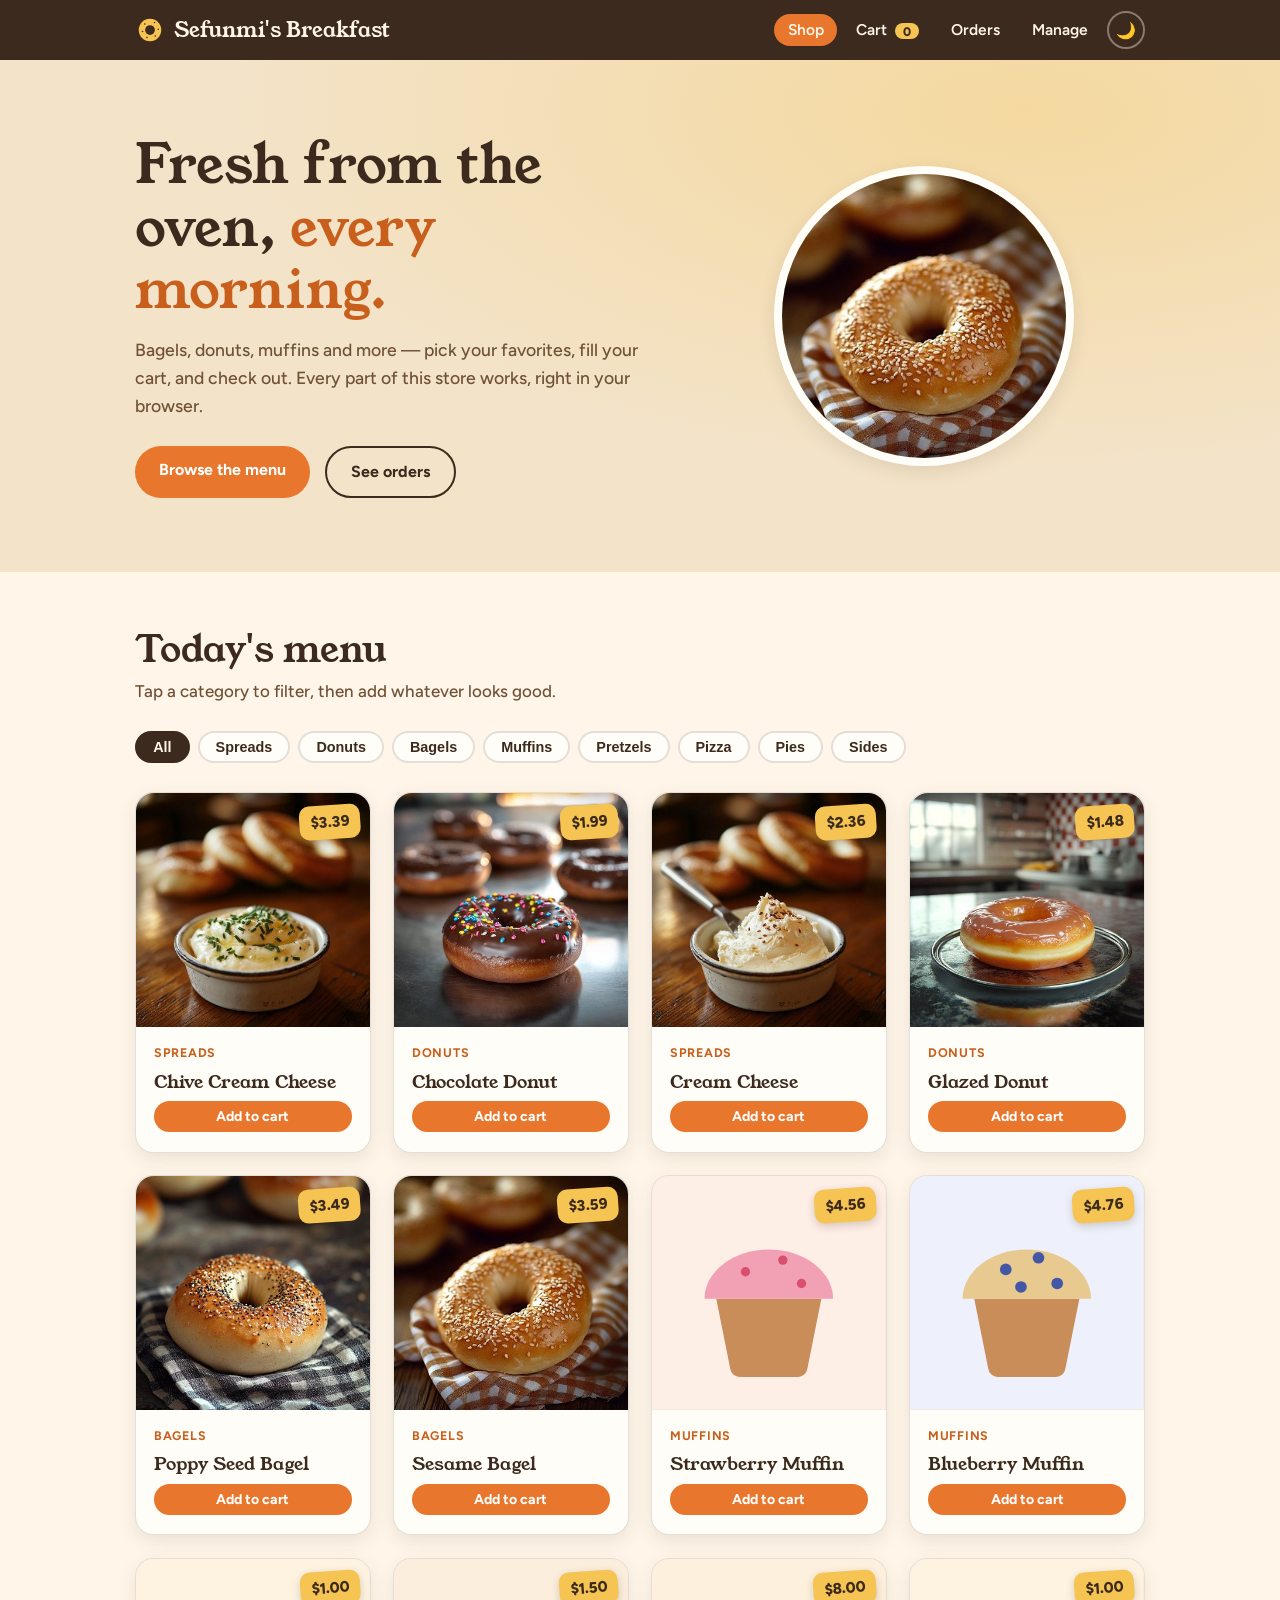
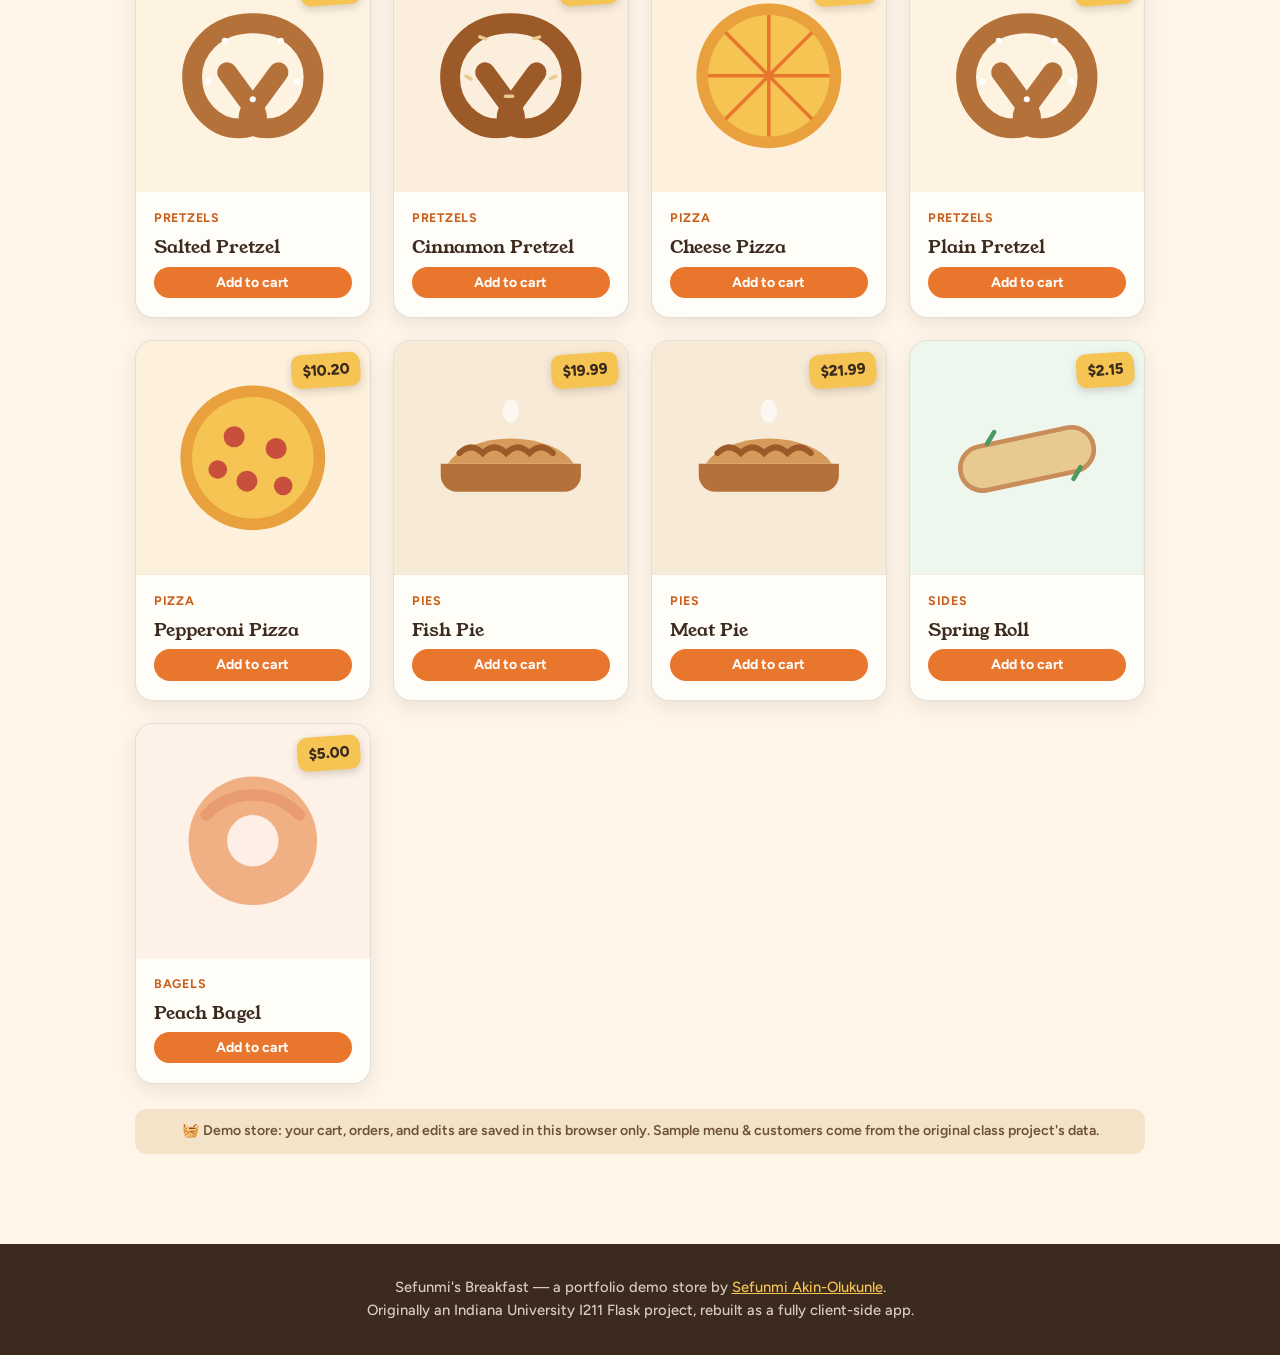
<file: index.html>
<!DOCTYPE html>
<html lang="en" data-theme="day">
<head>
  <meta charset="UTF-8">
  <meta name="viewport" content="width=device-width, initial-scale=1.0">
  <title>Sefunmi's Breakfast — Shop</title>
  <meta name="description" content="Sefunmi's Breakfast — a demo bakery storefront with a working cart, checkout, order history, and inventory management. Built with vanilla JavaScript.">
  <link rel="preconnect" href="https://fonts.googleapis.com">
  <link rel="preconnect" href="https://fonts.gstatic.com" crossorigin>
  <link href="https://fonts.googleapis.com/css2?family=Young+Serif&family=Figtree:wght@400;600;700;800&display=swap" rel="stylesheet">
  <link rel="manifest" href="manifest.json">
  <meta name="theme-color" content="#3b2a1d">
  <link rel="icon" href="images/icon-192.png" type="image/png">
  <link rel="apple-touch-icon" href="images/apple-touch-icon.png">
  <meta name="apple-mobile-web-app-capable" content="yes">
  <meta name="apple-mobile-web-app-title" content="Sefunmi's Breakfast">
  <link rel="stylesheet" href="css/style.css">
</head>
<body>
  <header class="site-header">
    <div class="wrap bar">
      <a class="brand" href="index.html"><svg viewBox="0 0 40 40" aria-hidden="true"><circle cx="20" cy="20" r="15" fill="#f6c453"/><circle cx="20" cy="20" r="6.5" fill="#3b2a1d"/><g fill="#3b2a1d"><circle cx="13" cy="12" r="1.1"/><circle cx="26" cy="10" r="1.1"/><circle cx="31" cy="19" r="1.1"/><circle cx="10" cy="22" r="1.1"/><circle cx="27" cy="28" r="1.1"/><circle cx="16" cy="30" r="1.1"/></g></svg> Sefunmi's Breakfast</a>
      <button class="nav-toggle" id="nav-toggle" aria-expanded="false" aria-controls="site-nav">Menu</button>
      <nav class="site-nav" id="site-nav" aria-label="Main">
        <ul>
          <li><a href="index.html" aria-current="page">Shop</a></li>
          <li><a href="cart.html">Cart <span class="cart-badge" id="cart-badge">0</span></a></li>
          <li><a href="orders.html">Orders</a></li>
          <li><a href="manage.html">Manage</a></li>
          <li><button class="theme-btn" id="theme-btn" type="button" aria-label="Switch theme">🌙</button></li>
        </ul>
      </nav>
    </div>
  </header>

  <section class="hero">
    <div class="wrap">
      <div class="rise">
        <h1>Fresh from the oven, <em>every morning.</em></h1>
        <p>Bagels, donuts, muffins and more — pick your favorites, fill your cart, and check out. Every part of this store works, right in your browser.</p>
        <div class="cta-row">
          <a class="btn btn-primary" href="#menu">Browse the menu</a>
          <a class="btn btn-ghost" href="orders.html">See orders</a>
        </div>
      </div>
      <div class="hero-plate">
        <div class="steam" aria-hidden="true"><span></span><span></span><span></span></div>
        <img src="images/sesame-bagel.jpg" alt="A fresh sesame bagel">
      </div>
    </div>
  </section>

  <section class="section" id="menu">
    <div class="wrap">
      <h2>Today's menu</h2>
      <p class="sub">Tap a category to filter, then add whatever looks good.</p>
      <div class="chip-row" id="chip-row"></div>
      <div class="product-grid" id="product-grid"></div>
      <p class="demo-note">🧺 Demo store: your cart, orders, and edits are saved in this browser only. Sample menu &amp; customers come from the original class project's data.</p>
    </div>
  </section>


  <footer class="site-footer">
    <p>Sefunmi's Breakfast — a portfolio demo store by <a href="https://dsakinolu.github.io/portfolio/" rel="noopener">Sefunmi Akin-Olukunle</a>.</p>
    <p>Originally an Indiana University I211 Flask project, rebuilt as a fully client-side app.</p>
  </footer>

  <script src="js/data.js"></script>
  <script src="js/app.js"></script>
  <script src="js/shop.js"></script>
  <script>
    if ("serviceWorker" in navigator) window.addEventListener("load", () => navigator.serviceWorker.register("./sw.js"));
  </script>
</body>
</html>
</file>
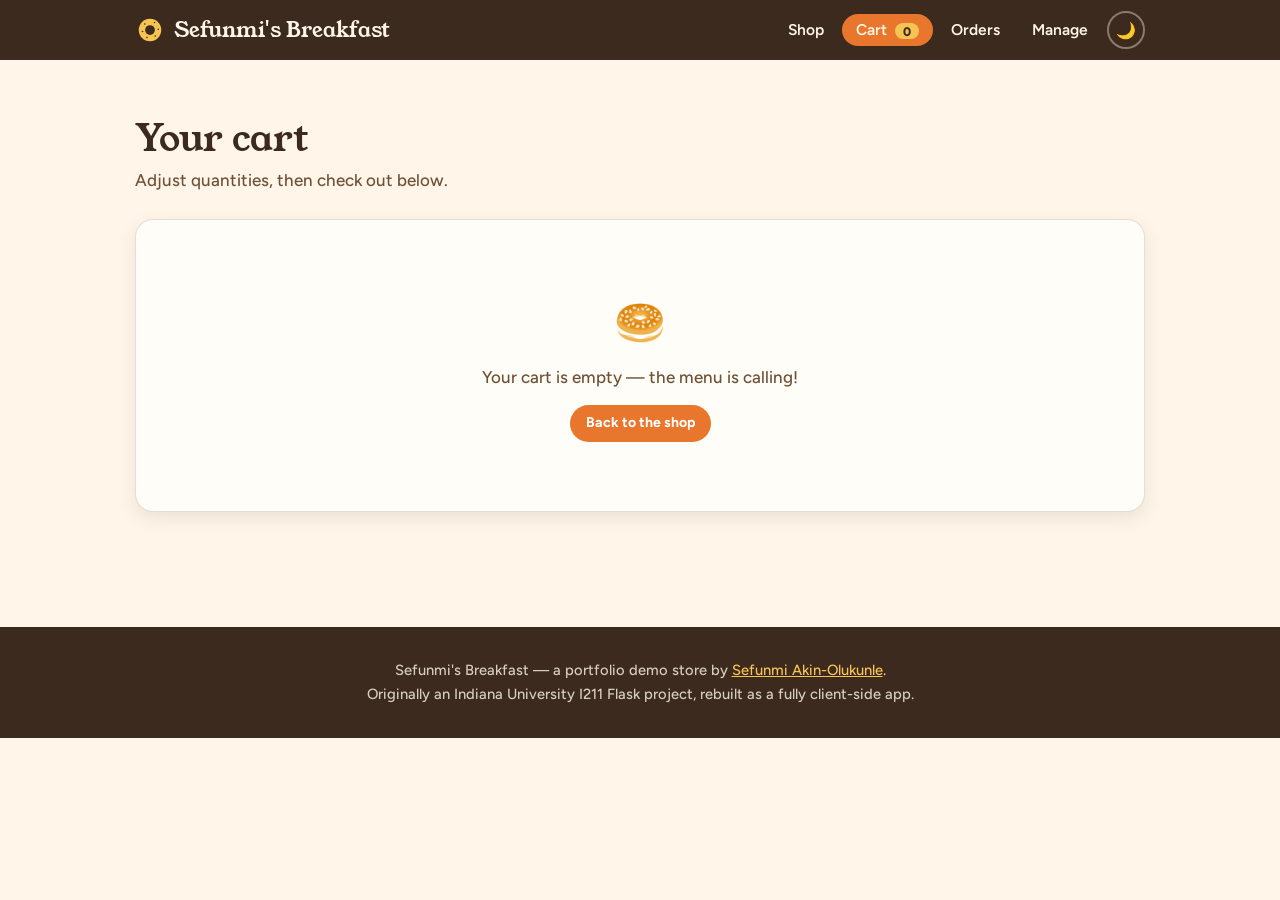
<file: cart.html>
<!DOCTYPE html>
<html lang="en" data-theme="day">
<head>
  <meta charset="UTF-8">
  <meta name="viewport" content="width=device-width, initial-scale=1.0">
  <title>Sefunmi's Breakfast — Cart</title>
  <meta name="description" content="Sefunmi's Breakfast — a demo bakery storefront with a working cart, checkout, order history, and inventory management. Built with vanilla JavaScript.">
  <link rel="preconnect" href="https://fonts.googleapis.com">
  <link rel="preconnect" href="https://fonts.gstatic.com" crossorigin>
  <link href="https://fonts.googleapis.com/css2?family=Young+Serif&family=Figtree:wght@400;600;700;800&display=swap" rel="stylesheet">
  <link rel="manifest" href="manifest.json">
  <meta name="theme-color" content="#3b2a1d">
  <link rel="icon" href="images/icon-192.png" type="image/png">
  <link rel="apple-touch-icon" href="images/apple-touch-icon.png">
  <meta name="apple-mobile-web-app-capable" content="yes">
  <meta name="apple-mobile-web-app-title" content="Sefunmi's Breakfast">
  <link rel="stylesheet" href="css/style.css">
</head>
<body>
  <header class="site-header">
    <div class="wrap bar">
      <a class="brand" href="index.html"><svg viewBox="0 0 40 40" aria-hidden="true"><circle cx="20" cy="20" r="15" fill="#f6c453"/><circle cx="20" cy="20" r="6.5" fill="#3b2a1d"/><g fill="#3b2a1d"><circle cx="13" cy="12" r="1.1"/><circle cx="26" cy="10" r="1.1"/><circle cx="31" cy="19" r="1.1"/><circle cx="10" cy="22" r="1.1"/><circle cx="27" cy="28" r="1.1"/><circle cx="16" cy="30" r="1.1"/></g></svg> Sefunmi's Breakfast</a>
      <button class="nav-toggle" id="nav-toggle" aria-expanded="false" aria-controls="site-nav">Menu</button>
      <nav class="site-nav" id="site-nav" aria-label="Main">
        <ul>
          <li><a href="index.html">Shop</a></li>
          <li><a href="cart.html" aria-current="page">Cart <span class="cart-badge" id="cart-badge">0</span></a></li>
          <li><a href="orders.html">Orders</a></li>
          <li><a href="manage.html">Manage</a></li>
          <li><button class="theme-btn" id="theme-btn" type="button" aria-label="Switch theme">🌙</button></li>
        </ul>
      </nav>
    </div>
  </header>

  <section class="section">
    <div class="wrap">
      <h2>Your cart</h2>
      <p class="sub">Adjust quantities, then check out below.</p>
      <div class="panel">
        <div class="table-wrap" id="cart-table"></div>
      </div>
      <div class="panel" id="checkout-panel">
        <h3 style="margin-bottom:0.8rem">Checkout</h3>
        <div class="form-grid">
          <label class="field">Customer
            <select id="co-customer"></select>
          </label>
          <label class="field" id="co-name-field" hidden>New customer name
            <input type="text" id="co-name" placeholder="Full name">
          </label>
          <label class="field" id="co-email-field" hidden>Email
            <input type="email" id="co-email" placeholder="name@email.com">
          </label>
          <label class="field" id="co-phone-field" hidden>Phone
            <input type="tel" id="co-phone" placeholder="555-000-0000">
          </label>
        </div>
        <div class="form-actions">
          <button class="btn btn-primary" id="co-place" type="button">Place order</button>
          <button class="btn btn-danger small" id="cart-clear" type="button">Empty cart</button>
        </div>
      </div>
    </div>
  </section>


  <footer class="site-footer">
    <p>Sefunmi's Breakfast — a portfolio demo store by <a href="https://dsakinolu.github.io/portfolio/" rel="noopener">Sefunmi Akin-Olukunle</a>.</p>
    <p>Originally an Indiana University I211 Flask project, rebuilt as a fully client-side app.</p>
  </footer>

  <script src="js/data.js"></script>
  <script src="js/app.js"></script>
  <script src="js/cart.js"></script>
  <script>
    if ("serviceWorker" in navigator) window.addEventListener("load", () => navigator.serviceWorker.register("./sw.js"));
  </script>
</body>
</html>
</file>
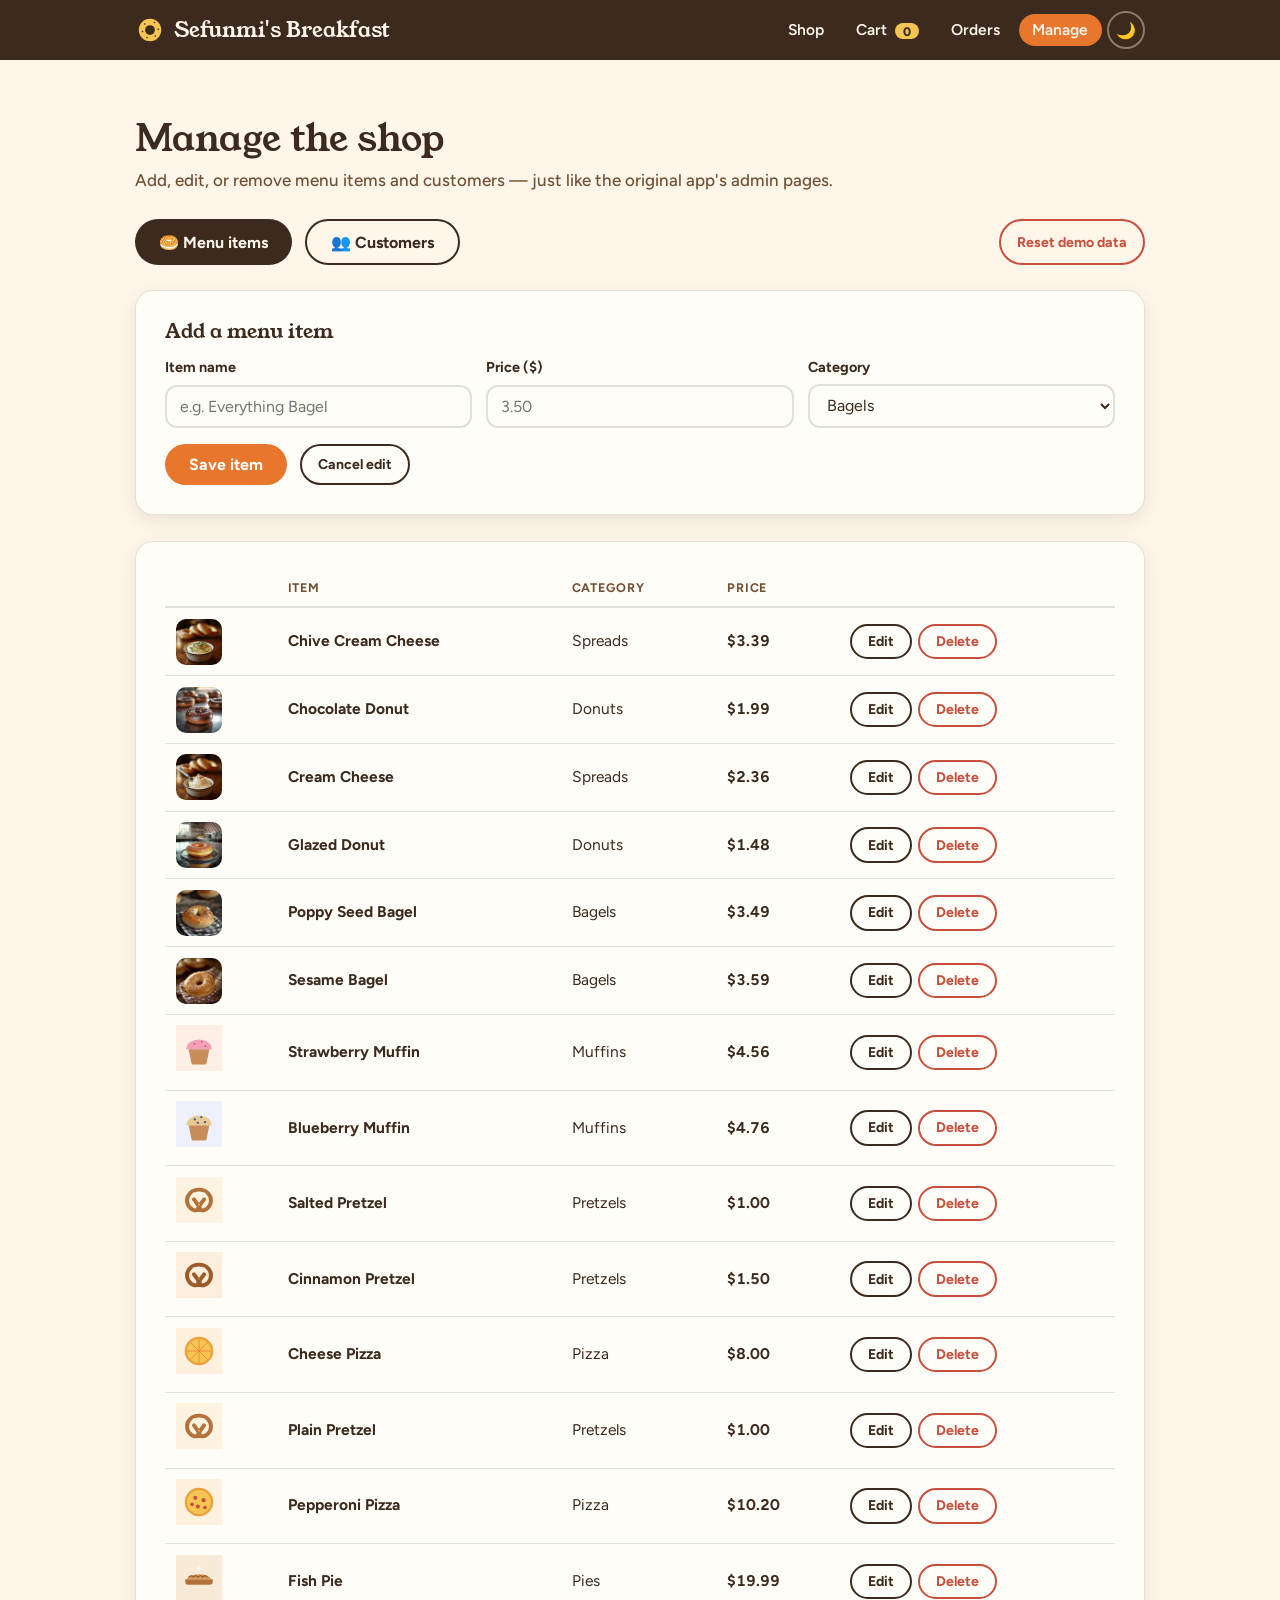
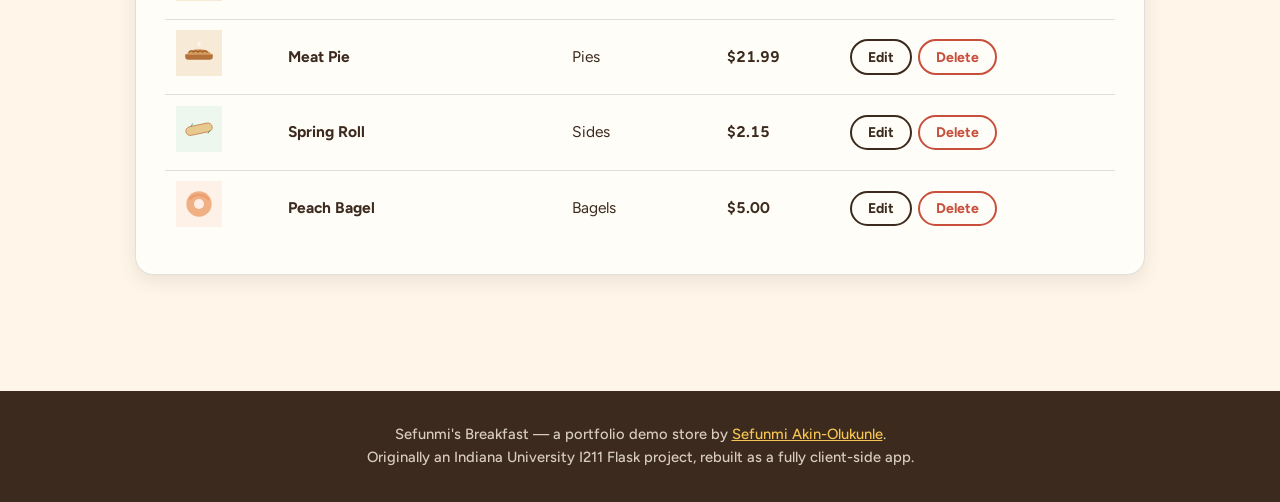
<file: manage.html>
<!DOCTYPE html>
<html lang="en" data-theme="day">
<head>
  <meta charset="UTF-8">
  <meta name="viewport" content="width=device-width, initial-scale=1.0">
  <title>Sefunmi's Breakfast — Manage</title>
  <meta name="description" content="Sefunmi's Breakfast — a demo bakery storefront with a working cart, checkout, order history, and inventory management. Built with vanilla JavaScript.">
  <link rel="preconnect" href="https://fonts.googleapis.com">
  <link rel="preconnect" href="https://fonts.gstatic.com" crossorigin>
  <link href="https://fonts.googleapis.com/css2?family=Young+Serif&family=Figtree:wght@400;600;700;800&display=swap" rel="stylesheet">
  <link rel="manifest" href="manifest.json">
  <meta name="theme-color" content="#3b2a1d">
  <link rel="icon" href="images/icon-192.png" type="image/png">
  <link rel="apple-touch-icon" href="images/apple-touch-icon.png">
  <meta name="apple-mobile-web-app-capable" content="yes">
  <meta name="apple-mobile-web-app-title" content="Sefunmi's Breakfast">
  <link rel="stylesheet" href="css/style.css">
</head>
<body>
  <header class="site-header">
    <div class="wrap bar">
      <a class="brand" href="index.html"><svg viewBox="0 0 40 40" aria-hidden="true"><circle cx="20" cy="20" r="15" fill="#f6c453"/><circle cx="20" cy="20" r="6.5" fill="#3b2a1d"/><g fill="#3b2a1d"><circle cx="13" cy="12" r="1.1"/><circle cx="26" cy="10" r="1.1"/><circle cx="31" cy="19" r="1.1"/><circle cx="10" cy="22" r="1.1"/><circle cx="27" cy="28" r="1.1"/><circle cx="16" cy="30" r="1.1"/></g></svg> Sefunmi's Breakfast</a>
      <button class="nav-toggle" id="nav-toggle" aria-expanded="false" aria-controls="site-nav">Menu</button>
      <nav class="site-nav" id="site-nav" aria-label="Main">
        <ul>
          <li><a href="index.html">Shop</a></li>
          <li><a href="cart.html">Cart <span class="cart-badge" id="cart-badge">0</span></a></li>
          <li><a href="orders.html">Orders</a></li>
          <li><a href="manage.html" aria-current="page">Manage</a></li>
          <li><button class="theme-btn" id="theme-btn" type="button" aria-label="Switch theme">🌙</button></li>
        </ul>
      </nav>
    </div>
  </header>

  <section class="section">
    <div class="wrap">
      <h2>Manage the shop</h2>
      <p class="sub">Add, edit, or remove menu items and customers — just like the original app's admin pages.</p>

      <div class="tab-row">
        <button class="btn btn-dark" id="tab-items" type="button">🥯 Menu items</button>
        <button class="btn btn-ghost" id="tab-customers" type="button">👥 Customers</button>
        <button class="btn btn-danger small" id="reset-data" type="button" style="margin-left:auto">Reset demo data</button>
      </div>

      <div class="mng-zone active" id="zone-items">
        <div class="panel">
          <h3 id="item-form-title" style="margin-bottom:0.8rem">Add a menu item</h3>
          <div class="form-grid">
            <label class="field">Item name<input type="text" id="if-name" placeholder="e.g. Everything Bagel"></label>
            <label class="field">Price ($)<input type="number" id="if-cost" min="0" step="0.01" placeholder="3.50"></label>
            <label class="field">Category
              <select id="if-cat">
                <option>Bagels</option><option>Donuts</option><option>Muffins</option>
                <option>Pretzels</option><option>Pizza</option><option>Pies</option>
                <option>Sides</option><option>Spreads</option>
              </select>
            </label>
          </div>
          <div class="form-actions">
            <button class="btn btn-primary" id="item-save" type="button">Save item</button>
            <button class="btn btn-ghost small" id="item-cancel" type="button" hidden>Cancel edit</button>
          </div>
        </div>
        <div class="panel"><div class="table-wrap" id="items-table"></div></div>
      </div>

      <div class="mng-zone" id="zone-customers">
        <div class="panel">
          <h3 id="cust-form-title" style="margin-bottom:0.8rem">Add a customer</h3>
          <div class="form-grid">
            <label class="field">Name<input type="text" id="cf-name" placeholder="Full name"></label>
            <label class="field">Email<input type="email" id="cf-email" placeholder="name@email.com"></label>
            <label class="field">Phone<input type="tel" id="cf-phone" placeholder="555-000-0000"></label>
          </div>
          <div class="form-actions">
            <button class="btn btn-primary" id="cust-save" type="button">Save customer</button>
            <button class="btn btn-ghost small" id="cust-cancel" type="button" hidden>Cancel edit</button>
          </div>
        </div>
        <div class="panel"><div class="table-wrap" id="cust-table"></div></div>
      </div>
    </div>
  </section>


  <footer class="site-footer">
    <p>Sefunmi's Breakfast — a portfolio demo store by <a href="https://dsakinolu.github.io/portfolio/" rel="noopener">Sefunmi Akin-Olukunle</a>.</p>
    <p>Originally an Indiana University I211 Flask project, rebuilt as a fully client-side app.</p>
  </footer>

  <script src="js/data.js"></script>
  <script src="js/app.js"></script>
  <script src="js/manage.js"></script>
  <script>
    if ("serviceWorker" in navigator) window.addEventListener("load", () => navigator.serviceWorker.register("./sw.js"));
  </script>
</body>
</html>
</file>
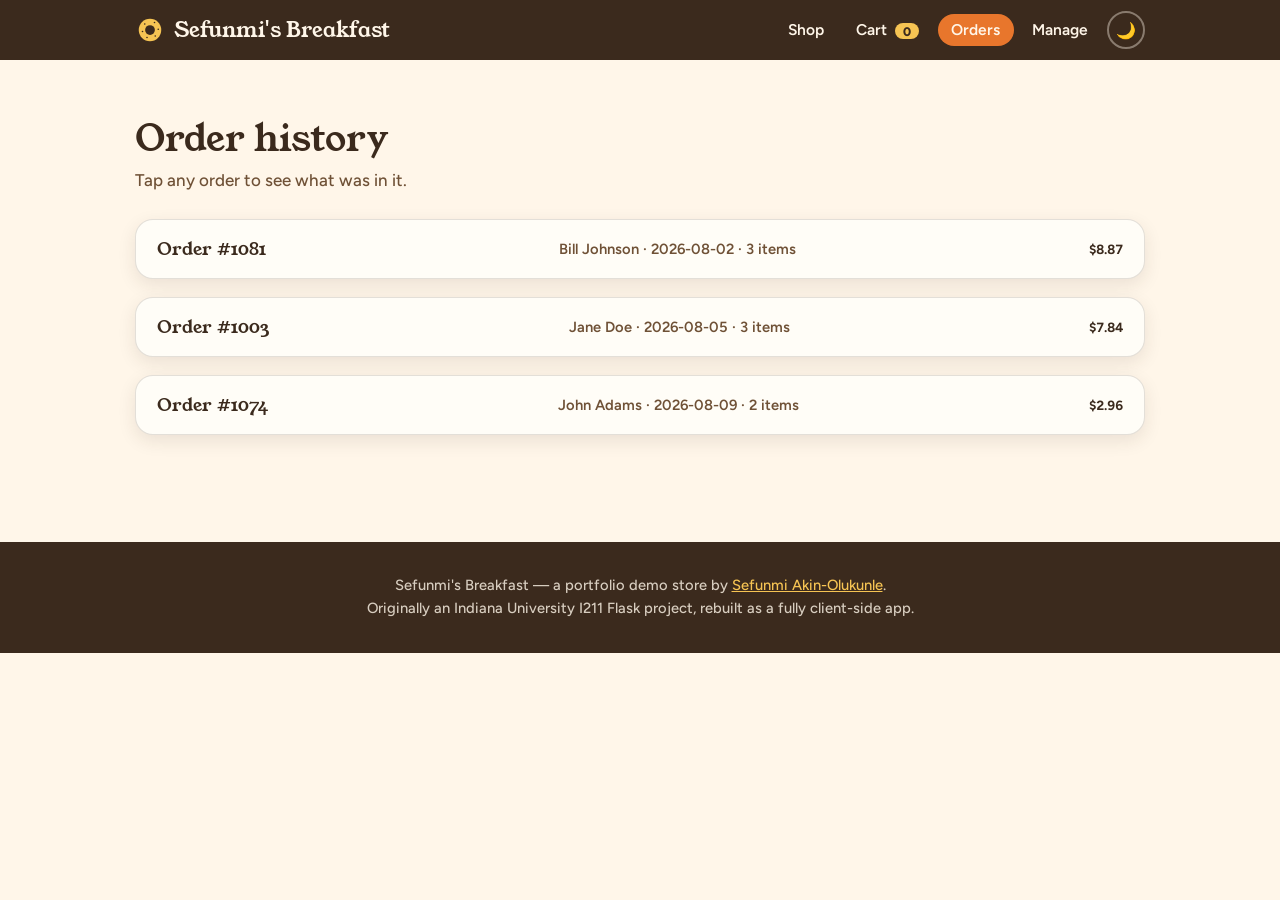
<file: orders.html>
<!DOCTYPE html>
<html lang="en" data-theme="day">
<head>
  <meta charset="UTF-8">
  <meta name="viewport" content="width=device-width, initial-scale=1.0">
  <title>Sefunmi's Breakfast — Orders</title>
  <meta name="description" content="Sefunmi's Breakfast — a demo bakery storefront with a working cart, checkout, order history, and inventory management. Built with vanilla JavaScript.">
  <link rel="preconnect" href="https://fonts.googleapis.com">
  <link rel="preconnect" href="https://fonts.gstatic.com" crossorigin>
  <link href="https://fonts.googleapis.com/css2?family=Young+Serif&family=Figtree:wght@400;600;700;800&display=swap" rel="stylesheet">
  <link rel="manifest" href="manifest.json">
  <meta name="theme-color" content="#3b2a1d">
  <link rel="icon" href="images/icon-192.png" type="image/png">
  <link rel="apple-touch-icon" href="images/apple-touch-icon.png">
  <meta name="apple-mobile-web-app-capable" content="yes">
  <meta name="apple-mobile-web-app-title" content="Sefunmi's Breakfast">
  <link rel="stylesheet" href="css/style.css">
</head>
<body>
  <header class="site-header">
    <div class="wrap bar">
      <a class="brand" href="index.html"><svg viewBox="0 0 40 40" aria-hidden="true"><circle cx="20" cy="20" r="15" fill="#f6c453"/><circle cx="20" cy="20" r="6.5" fill="#3b2a1d"/><g fill="#3b2a1d"><circle cx="13" cy="12" r="1.1"/><circle cx="26" cy="10" r="1.1"/><circle cx="31" cy="19" r="1.1"/><circle cx="10" cy="22" r="1.1"/><circle cx="27" cy="28" r="1.1"/><circle cx="16" cy="30" r="1.1"/></g></svg> Sefunmi's Breakfast</a>
      <button class="nav-toggle" id="nav-toggle" aria-expanded="false" aria-controls="site-nav">Menu</button>
      <nav class="site-nav" id="site-nav" aria-label="Main">
        <ul>
          <li><a href="index.html">Shop</a></li>
          <li><a href="cart.html">Cart <span class="cart-badge" id="cart-badge">0</span></a></li>
          <li><a href="orders.html" aria-current="page">Orders</a></li>
          <li><a href="manage.html">Manage</a></li>
          <li><button class="theme-btn" id="theme-btn" type="button" aria-label="Switch theme">🌙</button></li>
        </ul>
      </nav>
    </div>
  </header>

  <section class="section">
    <div class="wrap">
      <h2>Order history</h2>
      <p class="sub">Tap any order to see what was in it.</p>
      <div id="orders-list"></div>
    </div>
  </section>


  <footer class="site-footer">
    <p>Sefunmi's Breakfast — a portfolio demo store by <a href="https://dsakinolu.github.io/portfolio/" rel="noopener">Sefunmi Akin-Olukunle</a>.</p>
    <p>Originally an Indiana University I211 Flask project, rebuilt as a fully client-side app.</p>
  </footer>

  <script src="js/data.js"></script>
  <script src="js/app.js"></script>
  <script src="js/orders.js"></script>
  <script>
    if ("serviceWorker" in navigator) window.addEventListener("load", () => navigator.serviceWorker.register("./sw.js"));
  </script>
</body>
</html>
</file>
<file: css/style.css>
/* ==========================================================================
   Sefunmi's Breakfast — storefront
   Warm bakery system. Display: Young Serif · Body: Figtree
   ========================================================================== */

:root {
  --cream: #fff6e9;
  --crust: #f3e3c8;
  --card: #fffdf7;
  --espresso: #3b2a1d;
  --cocoa: #6f5136;
  --marmalade: #e8762c;
  --marmalade-deep: #c95f1c;
  --butter: #f6c453;
  --berry: #4456a6;
  --leaf: #4c9a62;
  --danger: #c94f3d;
  --line: rgba(59, 42, 29, 0.14);
  --shadow: 0 6px 18px rgba(59, 42, 29, 0.10);

  --font-display: "Young Serif", Georgia, serif;
  --font-body: "Figtree", system-ui, sans-serif;
  --radius: 18px;
  --maxw: 1080px;
  --pad: clamp(1rem, 4vw, 2.2rem);
}

[data-theme="evening"] {
  --cream: #241a12;
  --crust: #2f2318;
  --card: #33261a;
  --espresso: #f5ead9;
  --cocoa: #cdb59a;
  --line: rgba(245, 234, 217, 0.16);
  --shadow: 0 6px 18px rgba(0, 0, 0, 0.35);
}

* { box-sizing: border-box; margin: 0; padding: 0; }
html { scroll-behavior: smooth; }
body {
  font-family: var(--font-body);
  font-size: clamp(1rem, 0.97rem + 0.2vw, 1.06rem);
  line-height: 1.6;
  color: var(--espresso);
  background: var(--cream);
  transition: background 250ms ease, color 250ms ease;
}
img { max-width: 100%; display: block; }
a { color: var(--marmalade-deep); }
:focus-visible { outline: 3px solid var(--marmalade); outline-offset: 3px; border-radius: 6px; }
.wrap { max-width: var(--maxw); margin: 0 auto; padding-inline: var(--pad); }
h1, h2, h3 { font-family: var(--font-display); font-weight: 400; line-height: 1.15; }

@keyframes rise { from { opacity: 0; transform: translateY(14px); } to { opacity: 1; transform: none; } }
@keyframes steam {
  0% { transform: translateY(0) scaleX(1); opacity: 0; }
  25% { opacity: 0.7; }
  100% { transform: translateY(-46px) scaleX(1.6); opacity: 0; }
}
@keyframes tagSwing { 0%,100% { transform: rotate(-4deg); } 50% { transform: rotate(2deg); } }
@keyframes popIn { 0% { transform: scale(0.6); opacity: 0; } 70% { transform: scale(1.06); } 100% { transform: scale(1); opacity: 1; } }
.rise { animation: rise 500ms ease both; }
@media (prefers-reduced-motion: reduce) {
  *, *::before, *::after { animation: none !important; transition: none !important; }
}

/* --------------------------------------------------------------------------
   Header
   -------------------------------------------------------------------------- */
.site-header {
  background: var(--espresso);
  color: var(--cream);
  position: sticky; top: 0; z-index: 60;
}
[data-theme="evening"] .site-header { background: #17100a; }
.site-header .bar {
  display: flex; align-items: center; justify-content: space-between;
  gap: 0.8rem; padding-block: 0.7rem;
}
.brand {
  font-family: var(--font-display);
  font-size: clamp(1.05rem, 2.4vw, 1.3rem);
  color: #fff6e9; text-decoration: none; white-space: nowrap;
  display: flex; align-items: center; gap: 0.55rem;
}
.brand svg { width: 30px; height: 30px; flex: none; }
.site-nav ul { display: flex; gap: 0.3rem; list-style: none; align-items: center; }
.site-nav a {
  color: #fff6e9; text-decoration: none; font-weight: 600; font-size: 0.97rem;
  padding: 0.4rem 0.85rem; border-radius: 999px; white-space: nowrap;
  transition: background 150ms ease;
}
.site-nav a:hover { background: rgba(255, 246, 233, 0.14); }
.site-nav a[aria-current="page"] { background: var(--marmalade); }
.cart-badge {
  background: var(--butter); color: #3b2a1d;
  border-radius: 999px; font-size: 0.78rem; font-weight: 800;
  padding: 0.05rem 0.5rem; margin-left: 0.3rem;
}
.theme-btn {
  background: none; border: 2px solid rgba(255,246,233,0.4); color: #fff6e9;
  border-radius: 999px; width: 38px; height: 38px; cursor: pointer; font-size: 1rem;
}
.theme-btn:hover { border-color: var(--butter); }
.nav-toggle {
  display: none; background: var(--marmalade); border: none; color: #fff;
  font-weight: 700; font-size: 0.95rem; padding: 0.45rem 1rem;
  border-radius: 999px; cursor: pointer;
}
@media (max-width: 900px) {
  .nav-toggle { display: block; }
  .site-nav {
    position: absolute; top: 100%; left: 0; right: 0;
    background: var(--espresso); display: none;
    padding: 0.5rem var(--pad) 1rem;
  }
  [data-theme="evening"] .site-nav { background: #17100a; }
  .site-nav.open { display: block; }
  .site-nav ul { flex-direction: column; align-items: stretch; }
  .site-nav a { display: block; }
}

/* --------------------------------------------------------------------------
   Hero
   -------------------------------------------------------------------------- */
.hero {
  background:
    radial-gradient(ellipse at 80% 10%, rgba(246, 196, 83, 0.35), transparent 55%),
    var(--crust);
  padding-block: clamp(2.6rem, 7vw, 4.6rem);
  overflow: hidden;
}
.hero .wrap { display: grid; grid-template-columns: 1.2fr 1fr; gap: 2.5rem; align-items: center; }
@media (max-width: 780px) { .hero .wrap { grid-template-columns: 1fr; text-align: center; } }
.hero h1 { font-size: clamp(2.1rem, 5.5vw, 3.4rem); }
.hero h1 em { font-style: normal; color: var(--marmalade-deep); }
.hero p { margin-top: 0.9rem; font-size: 1.1rem; color: var(--cocoa); max-width: 46ch; font-weight: 500; }
@media (max-width: 780px) { .hero p { margin-inline: auto; } }
.hero .cta-row { margin-top: 1.6rem; display: flex; gap: 0.9rem; flex-wrap: wrap; }
@media (max-width: 780px) { .hero .cta-row { justify-content: center; } }
.hero-plate { position: relative; justify-self: center; }
.hero-plate img {
  width: clamp(200px, 26vw, 300px); aspect-ratio: 1; object-fit: cover;
  border-radius: 50%; border: 8px solid var(--card);
  box-shadow: var(--shadow);
}
.steam { position: absolute; top: -30px; left: 50%; transform: translateX(-50%); }
.steam span {
  position: absolute; bottom: 0; width: 5px; height: 34px; border-radius: 999px;
  background: var(--cocoa); opacity: 0;
  animation: steam 2.6s ease-out infinite;
}
.steam span:nth-child(1) { left: -18px; animation-delay: 0s; }
.steam span:nth-child(2) { left: 0; animation-delay: 0.9s; }
.steam span:nth-child(3) { left: 18px; animation-delay: 1.7s; }

/* Buttons */
.btn {
  font-family: var(--font-body); font-weight: 700; font-size: 1rem;
  display: inline-block; text-decoration: none; text-align: center;
  padding: 0.7rem 1.5rem; border-radius: 999px;
  border: none; cursor: pointer;
  transition: transform 130ms ease, filter 130ms ease;
}
.btn:hover { transform: translateY(-2px); filter: brightness(1.05); }
.btn:active { transform: translateY(1px); }
.btn-primary { background: var(--marmalade); color: #fff; }
.btn-dark { background: var(--espresso); color: var(--cream); }
[data-theme="evening"] .btn-dark { background: var(--butter); color: #3b2a1d; }
.btn-ghost { background: transparent; color: var(--espresso); border: 2px solid var(--espresso); }
[data-theme="evening"] .btn-ghost { color: var(--espresso); border-color: var(--cocoa); }
.btn-danger { background: transparent; color: var(--danger); border: 2px solid var(--danger); }
.btn.small { font-size: 0.88rem; padding: 0.45rem 1rem; }

/* --------------------------------------------------------------------------
   Sections, filters, product grid
   -------------------------------------------------------------------------- */
.section { padding-block: clamp(2.2rem, 6vw, 3.6rem); }
.section h2 { font-size: clamp(1.6rem, 4vw, 2.3rem); margin-bottom: 0.4rem; }
.section .sub { color: var(--cocoa); font-weight: 500; margin-bottom: 1.6rem; }

.chip-row { display: flex; gap: 0.5rem; flex-wrap: wrap; margin-bottom: 1.8rem; }
.chip {
  font-weight: 700; font-size: 0.9rem;
  background: var(--card); color: var(--espresso);
  border: 2px solid var(--line); border-radius: 999px;
  padding: 0.4rem 1rem; cursor: pointer;
  transition: all 140ms ease;
}
.chip:hover { border-color: var(--marmalade); }
.chip.active { background: var(--espresso); color: var(--cream); border-color: var(--espresso); }
[data-theme="evening"] .chip.active { background: var(--butter); color: #3b2a1d; border-color: var(--butter); }

.product-grid {
  display: grid;
  grid-template-columns: repeat(auto-fill, minmax(220px, 1fr));
  gap: 1.4rem;
}
.product {
  background: var(--card);
  border: 1px solid var(--line);
  border-radius: var(--radius);
  overflow: visible;
  position: relative;
  display: flex; flex-direction: column;
  box-shadow: var(--shadow);
  transition: transform 160ms ease;
  animation: rise 450ms ease both;
}
.product:hover { transform: translateY(-5px); }
.product .photo {
  aspect-ratio: 1; border-radius: var(--radius) var(--radius) 0 0;
  overflow: hidden; background: var(--crust);
  display: flex; align-items: center; justify-content: center;
}
.product .photo img, .product .photo svg { width: 100%; height: 100%; object-fit: cover; }
.price-tag {
  position: absolute; top: 10px; right: 10px;
  background: var(--butter); color: #3b2a1d;
  font-weight: 800; font-size: 0.95rem;
  padding: 0.3rem 0.7rem; border-radius: 10px;
  box-shadow: 0 3px 8px rgba(59,42,29,0.2);
  transform: rotate(-4deg);
  transform-origin: top right;
}
.product:hover .price-tag { animation: tagSwing 900ms ease; }
.product .body { padding: 1rem 1.1rem 1.2rem; display: flex; flex-direction: column; gap: 0.55rem; flex: 1; }
.product h3 { font-size: 1.12rem; }
.product .cat { font-size: 0.78rem; font-weight: 700; color: var(--marmalade-deep); text-transform: uppercase; letter-spacing: 0.06em; }
.product .btn { margin-top: auto; }

/* --------------------------------------------------------------------------
   Tables (cart, orders, manage)
   -------------------------------------------------------------------------- */
.panel {
  background: var(--card); border: 1px solid var(--line);
  border-radius: var(--radius); box-shadow: var(--shadow);
  padding: clamp(1.1rem, 3vw, 1.8rem);
  margin-bottom: 1.6rem;
}
.table-wrap { overflow-x: auto; }
table { width: 100%; border-collapse: collapse; font-size: 0.97rem; }
th {
  text-align: left; font-size: 0.78rem; text-transform: uppercase;
  letter-spacing: 0.07em; color: var(--cocoa);
  padding: 0.5rem 0.7rem; border-bottom: 2px solid var(--line);
}
td { padding: 0.65rem 0.7rem; border-bottom: 1px solid var(--line); vertical-align: middle; }
tr:last-child td { border-bottom: none; }
td .thumb { width: 46px; height: 46px; border-radius: 10px; object-fit: cover; }
.qty-ctl { display: inline-flex; align-items: center; gap: 0.5rem; }
.qty-ctl button {
  width: 30px; height: 30px; border-radius: 50%;
  border: 2px solid var(--line); background: var(--card);
  color: var(--espresso);
  font-weight: 800; cursor: pointer; font-size: 1rem; line-height: 1;
}
.qty-ctl button:hover { border-color: var(--marmalade); color: var(--marmalade-deep); }
.money { font-variant-numeric: tabular-nums; font-weight: 700; }
.total-row { font-family: var(--font-display); font-size: 1.25rem; }

.empty-state { text-align: center; padding: 2.5rem 1rem; color: var(--cocoa); font-weight: 500; }
.empty-state .big { font-size: 2.6rem; display: block; margin-bottom: 0.5rem; }

/* Order cards */
.order-card {
  background: var(--card); border: 1px solid var(--line);
  border-radius: var(--radius); box-shadow: var(--shadow);
  margin-bottom: 1.1rem; overflow: hidden;
}
.order-card.flash { animation: popIn 500ms ease both; border-color: var(--marmalade); }
.order-head {
  display: flex; justify-content: space-between; align-items: center; gap: 0.8rem;
  padding: 1rem 1.3rem; cursor: pointer; flex-wrap: wrap;
  background: none; border: none; width: 100%; text-align: left;
  font-family: var(--font-body); color: var(--espresso);
}
.order-head:hover { background: rgba(232, 118, 44, 0.06); }
.order-head .oid { font-family: var(--font-display); font-size: 1.15rem; }
.order-head .meta { color: var(--cocoa); font-weight: 600; font-size: 0.92rem; }
.order-body { padding: 0 1.3rem 1.2rem; display: none; }
.order-card.open .order-body { display: block; }

/* Forms */
.form-grid { display: grid; grid-template-columns: repeat(auto-fit, minmax(200px, 1fr)); gap: 0.9rem; }
label.field { display: grid; gap: 0.3rem; font-weight: 700; font-size: 0.9rem; }
input, select {
  font-family: var(--font-body); font-size: 1rem; color: var(--espresso);
  padding: 0.6rem 0.8rem; border: 2px solid var(--line);
  border-radius: 12px; background: var(--card); width: 100%;
}
input:focus, select:focus { outline: none; border-color: var(--marmalade); }
.form-actions { display: flex; gap: 0.8rem; margin-top: 1rem; flex-wrap: wrap; }

/* Manage tabs */
.tab-row { display: flex; gap: 0.8rem; margin-bottom: 1.6rem; flex-wrap: wrap; }
.mng-zone { display: none; }
.mng-zone.active { display: block; }
.row-actions { display: flex; gap: 0.4rem; }

/* --------------------------------------------------------------------------
   Toast + footer
   -------------------------------------------------------------------------- */
#toast {
  position: fixed; left: 50%; bottom: 1.4rem; transform: translateX(-50%) translateY(80px);
  background: var(--espresso); color: var(--cream);
  font-weight: 700; padding: 0.75rem 1.4rem; border-radius: 999px;
  box-shadow: 0 8px 24px rgba(0,0,0,0.25);
  transition: transform 250ms cubic-bezier(.4,1.4,.5,1);
  z-index: 120; white-space: nowrap;
}
#toast.show { transform: translateX(-50%) translateY(0); }
[data-theme="evening"] #toast { background: var(--butter); color: #3b2a1d; }

.site-footer {
  background: var(--espresso); color: rgba(255, 246, 233, 0.8);
  text-align: center; padding: 2rem var(--pad);
  font-weight: 500; font-size: 0.92rem; margin-top: 2rem;
}
[data-theme="evening"] .site-footer { background: #17100a; }
.site-footer a { color: var(--butter); }
.demo-note {
  background: var(--crust); border-radius: 12px;
  font-size: 0.88rem; font-weight: 600; color: var(--cocoa);
  padding: 0.7rem 1rem; margin-top: 1.6rem; text-align: center;
}
</file>
